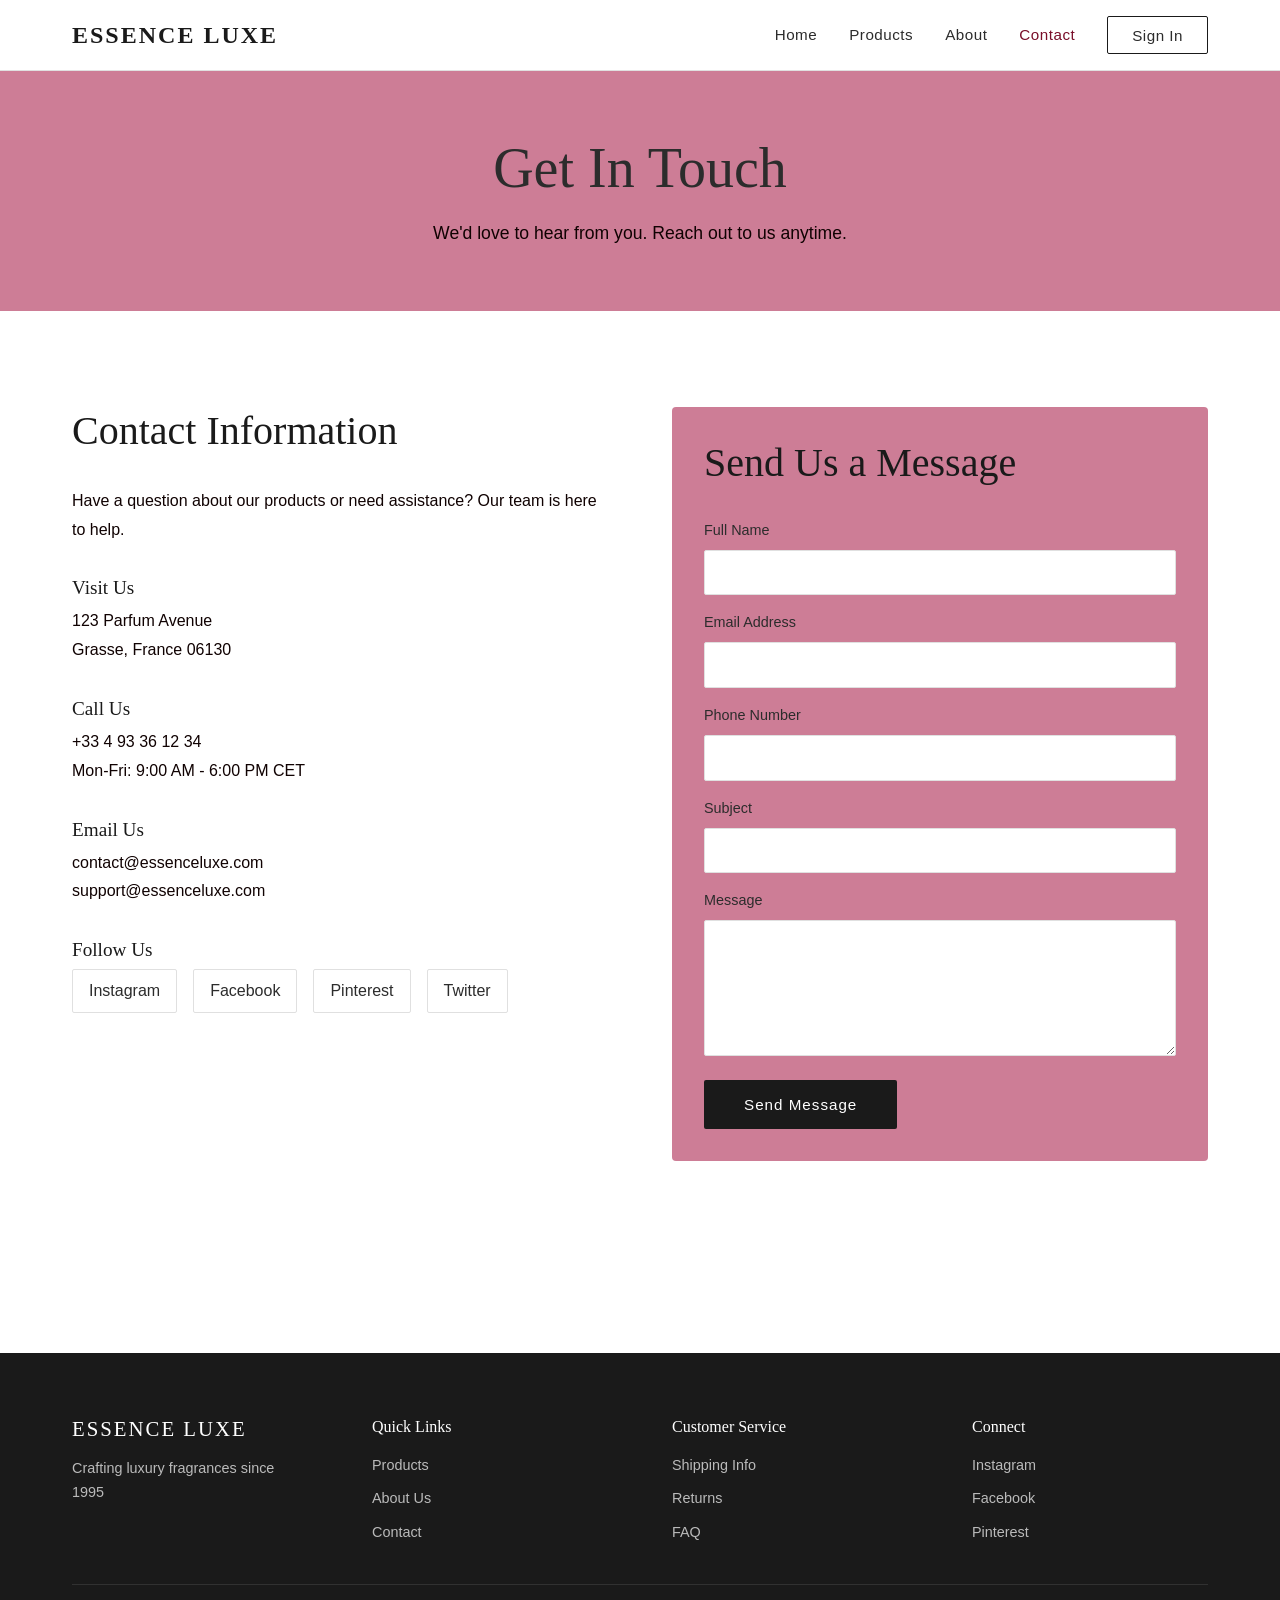
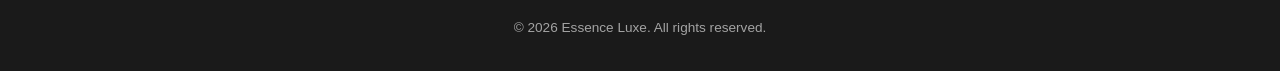
<file: contact.html>
<!DOCTYPE html>
<html lang="en">
<head>
    <meta charset="UTF-8">
    <meta name="viewport" content="width=device-width, initial-scale=1.0">
    <title>Contact - Essence Luxe</title>
    <link rel="stylesheet" href="styles.css">
</head>
<body>
    <!-- Navigation -->
    <nav class="navbar">
        <div class="nav-container">
            <div class="logo">ESSENCE LUXE</div>
            <ul class="nav-menu">
                <li><a href="index.html">Home</a></li>
                <li><a href="products.html">Products</a></li>
                <li><a href="about.html">About</a></li>
                <li><a href="contact.html" class="active">Contact</a></li>
                <li><a href="login.html" class="nav-cta">Sign In</a></li>
            </ul>
        </div>
    </nav>

    <!-- Page Header -->
    <section class="page-header">
        <div class="container">
            <h1>Get In Touch</h1>
            <p>We'd love to hear from you. Reach out to us anytime.</p>
        </div>
    </section>

    <!-- Contact Section -->
    <section class="contact-section">
        <div class="container">
            <div class="contact-grid">
                <div class="contact-info">
                    <h2>Contact Information</h2>
                    <p>Have a question about our products or need assistance? Our team is here to help.</p>
                    
                    <div class="info-item">
                        <h3>Visit Us</h3>
                        <p>123 Parfum Avenue<br>Grasse, France 06130</p>
                    </div>
                    
                    <div class="info-item">
                        <h3>Call Us</h3>
                        <p>+33 4 93 36 12 34<br>Mon-Fri: 9:00 AM - 6:00 PM CET</p>
                    </div>
                    
                    <div class="info-item">
                        <h3>Email Us</h3>
                        <p>contact@essenceluxe.com<br>support@essenceluxe.com</p>
                    </div>

                    <div class="info-item">
                        <h3>Follow Us</h3>
                        <div class="social-links">
                            <a href="#">Instagram</a>
                            <a href="#">Facebook</a>
                            <a href="#">Pinterest</a>
                            <a href="#">Twitter</a>
                        </div>
                    </div>
                </div>

                <div class="contact-form-wrapper">
                    <form class="contact-form">
                        <h2>Send Us a Message</h2>
                        
                        <div class="form-group">
                            <label for="name">Full Name</label>
                            <input type="text" id="name" name="name" required>
                        </div>

                        <div class="form-group">
                            <label for="email">Email Address</label>
                            <input type="email" id="email" name="email" required>
                        </div>

                        <div class="form-group">
                            <label for="phone">Phone Number</label>
                            <input type="tel" id="phone" name="phone">
                        </div>

                        <div class="form-group">
                            <label for="subject">Subject</label>
                            <input type="text" id="subject" name="subject" required>
                        </div>

                        <div class="form-group">
                            <label for="message">Message</label>
                            <textarea id="message" name="message" rows="6" required></textarea>
                        </div>

                        <button type="submit" class="btn btn-primary">Send Message</button>
                    </form>
                </div>
            </div>
        </div>
    </section>

    <!-- Footer -->
    <footer class="footer">
        <div class="container">
            <div class="footer-content">
                <div class="footer-section">
                    <h3 class="footer-logo">ESSENCE LUXE</h3>
                    <p>Crafting luxury fragrances since 1995</p>
                </div>
                <div class="footer-section">
                    <h4>Quick Links</h4>
                    <ul>
                        <li><a href="products.html">Products</a></li>
                        <li><a href="about.html">About Us</a></li>
                        <li><a href="contact.html">Contact</a></li>
                    </ul>
                </div>
                <div class="footer-section">
                    <h4>Customer Service</h4>
                    <ul>
                        <li><a href="#">Shipping Info</a></li>
                        <li><a href="#">Returns</a></li>
                        <li><a href="#">FAQ</a></li>
                    </ul>
                </div>
                <div class="footer-section">
                    <h4>Connect</h4>
                    <ul>
                        <li><a href="#">Instagram</a></li>
                        <li><a href="#">Facebook</a></li>
                        <li><a href="#">Pinterest</a></li>
                    </ul>
                </div>
            </div>
            <div class="footer-bottom">
                <p>&copy; 2026 Essence Luxe. All rights reserved.</p>
            </div>
        </div>
    </footer>
</body>
</html>
</file>
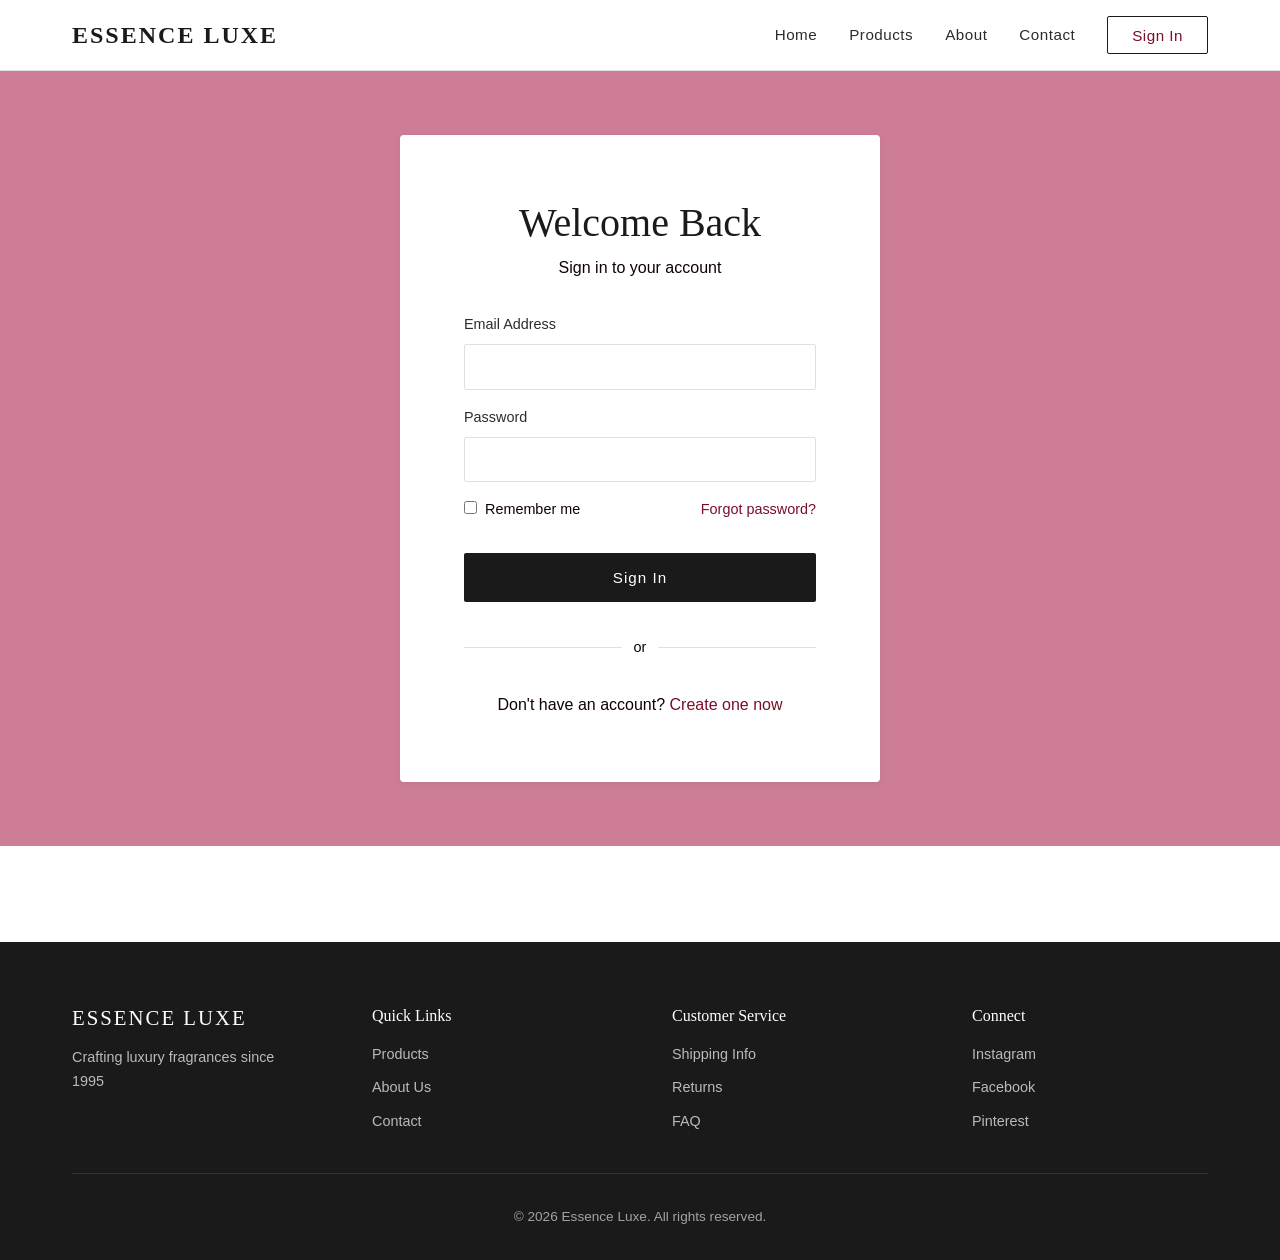
<file: login.html>
<!DOCTYPE html>
<html lang="en">
<head>
    <meta charset="UTF-8">
    <meta name="viewport" content="width=device-width, initial-scale=1.0">
    <title>Sign In - Essence Luxe</title>
    <link rel="stylesheet" href="styles.css">
</head>
<body>
    <!-- Navigation -->
    <nav class="navbar">
        <div class="nav-container">
            <div class="logo">ESSENCE LUXE</div>
            <ul class="nav-menu">
                <li><a href="index.html">Home</a></li>
                <li><a href="products.html">Products</a></li>
                <li><a href="about.html">About</a></li>
                <li><a href="contact.html">Contact</a></li>
                <li><a href="login.html" class="nav-cta active">Sign In</a></li>
            </ul>
        </div>
    </nav>

    <!-- Auth Section -->
    <section class="auth-section">
        <div class="auth-container">
            <div class="auth-box">
                <h1>Welcome Back</h1>
                <p class="auth-subtitle">Sign in to your account</p>

                <form class="auth-form">
                    <div class="form-group">
                        <label for="login-email">Email Address</label>
                        <input type="email" id="login-email" name="email" required>
                    </div>

                    <div class="form-group">
                        <label for="login-password">Password</label>
                        <input type="password" id="login-password" name="password" required>
                    </div>

                    <div class="form-options">
                        <label class="checkbox-label">
                            <input type="checkbox" name="remember">
                            <span>Remember me</span>
                        </label>
                        <a href="#" class="forgot-link">Forgot password?</a>
                    </div>

                    <button type="submit" class="btn btn-primary btn-full">Sign In</button>
                </form>

                <div class="auth-divider">
                    <span>or</span>
                </div>

                <p class="auth-switch">
                    Don't have an account? <a href="signup.html">Create one now</a>
                </p>
            </div>
        </div>
    </section>

    <!-- Footer -->
    <footer class="footer">
        <div class="container">
            <div class="footer-content">
                <div class="footer-section">
                    <h3 class="footer-logo">ESSENCE LUXE</h3>
                    <p>Crafting luxury fragrances since 1995</p>
                </div>
                <div class="footer-section">
                    <h4>Quick Links</h4>
                    <ul>
                        <li><a href="products.html">Products</a></li>
                        <li><a href="about.html">About Us</a></li>
                        <li><a href="contact.html">Contact</a></li>
                    </ul>
                </div>
                <div class="footer-section">
                    <h4>Customer Service</h4>
                    <ul>
                        <li><a href="#">Shipping Info</a></li>
                        <li><a href="#">Returns</a></li>
                        <li><a href="#">FAQ</a></li>
                    </ul>
                </div>
                <div class="footer-section">
                    <h4>Connect</h4>
                    <ul>
                        <li><a href="#">Instagram</a></li>
                        <li><a href="#">Facebook</a></li>
                        <li><a href="#">Pinterest</a></li>
                    </ul>
                </div>
            </div>
            <div class="footer-bottom">
                <p>&copy; 2026 Essence Luxe. All rights reserved.</p>
            </div>
        </div>
    </footer>
</body>
</html>
</file>
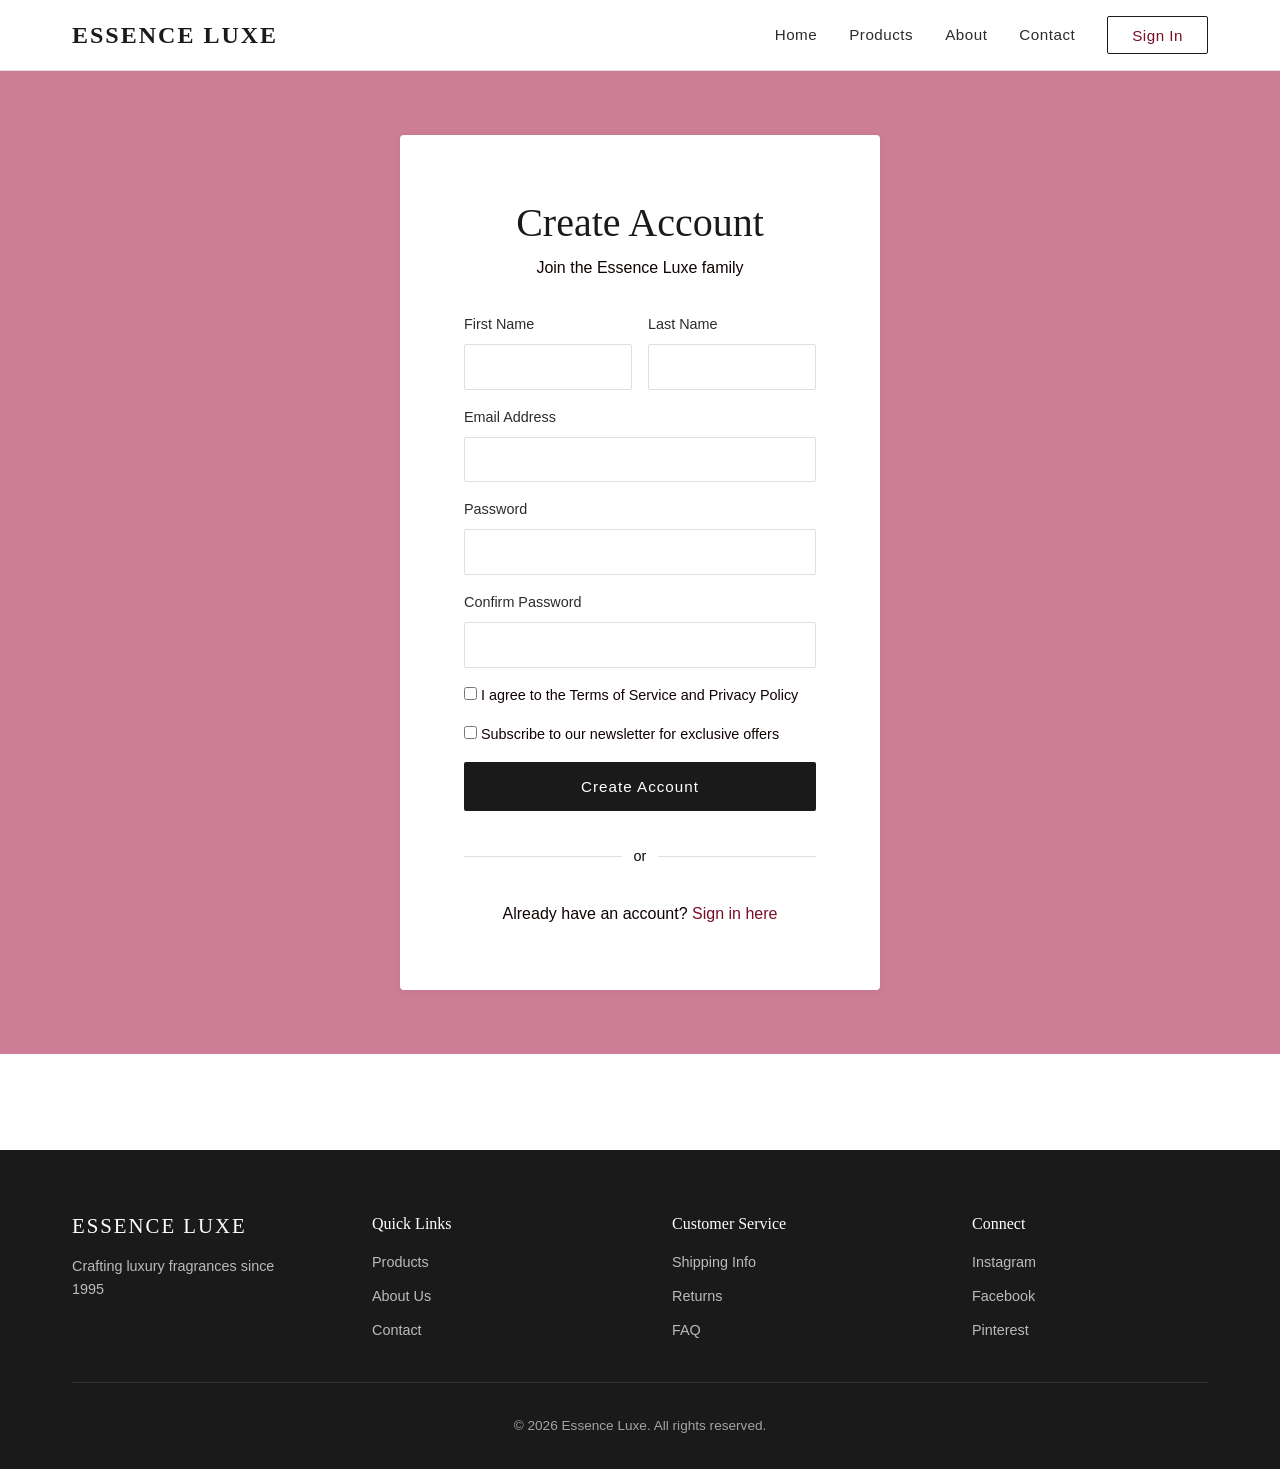
<file: signup.html>
<!DOCTYPE html>
<html lang="en">
<head>
    <meta charset="UTF-8">
    <meta name="viewport" content="width=device-width, initial-scale=1.0">
    <title>Sign Up - Essence Luxe</title>
    <link rel="stylesheet" href="styles.css">
</head>
<body>
    <!-- Navigation -->
    <nav class="navbar">
        <div class="nav-container">
            <div class="logo">ESSENCE LUXE</div>
            <ul class="nav-menu">
                <li><a href="index.html">Home</a></li>
                <li><a href="products.html">Products</a></li>
                <li><a href="about.html">About</a></li>
                <li><a href="contact.html">Contact</a></li>
                <li><a href="login.html" class="nav-cta active">Sign In</a></li>
            </ul>
        </div>
    </nav>

    <!-- Auth Section -->
    <section class="auth-section">
        <div class="auth-container">
            <div class="auth-box">
                <h1>Create Account</h1>
                <p class="auth-subtitle">Join the Essence Luxe family</p>

                <form class="auth-form">
                    <div class="form-row">
                        <div class="form-group">
                            <label for="first-name">First Name</label>
                            <input type="text" id="first-name" name="first-name" required>
                        </div>

                        <div class="form-group">
                            <label for="last-name">Last Name</label>
                            <input type="text" id="last-name" name="last-name" required>
                        </div>
                    </div>

                    <div class="form-group">
                        <label for="signup-email">Email Address</label>
                        <input type="email" id="signup-email" name="email" required>
                    </div>

                    <div class="form-group">
                        <label for="signup-password">Password</label>
                        <input type="password" id="signup-password" name="password" required>
                    </div>

                    <div class="form-group">
                        <label for="confirm-password">Confirm Password</label>
                        <input type="password" id="confirm-password" name="confirm-password" required>
                    </div>

                    <div class="form-group">
                        <label class="checkbox-label">
                            <input type="checkbox" name="terms" required>
                            <span>I agree to the Terms of Service and Privacy Policy</span>
                        </label>
                    </div>

                    <div class="form-group">
                        <label class="checkbox-label">
                            <input type="checkbox" name="newsletter">
                            <span>Subscribe to our newsletter for exclusive offers</span>
                        </label>
                    </div>

                    <button type="submit" class="btn btn-primary btn-full">Create Account</button>
                </form>

                <div class="auth-divider">
                    <span>or</span>
                </div>

                <p class="auth-switch">
                    Already have an account? <a href="login.html">Sign in here</a>
                </p>
            </div>
        </div>
    </section>

    <!-- Footer -->
    <footer class="footer">
        <div class="container">
            <div class="footer-content">
                <div class="footer-section">
                    <h3 class="footer-logo">ESSENCE LUXE</h3>
                    <p>Crafting luxury fragrances since 1995</p>
                </div>
                <div class="footer-section">
                    <h4>Quick Links</h4>
                    <ul>
                        <li><a href="products.html">Products</a></li>
                        <li><a href="about.html">About Us</a></li>
                        <li><a href="contact.html">Contact</a></li>
                    </ul>
                </div>
                <div class="footer-section">
                    <h4>Customer Service</h4>
                    <ul>
                        <li><a href="#">Shipping Info</a></li>
                        <li><a href="#">Returns</a></li>
                        <li><a href="#">FAQ</a></li>
                    </ul>
                </div>
                <div class="footer-section">
                    <h4>Connect</h4>
                    <ul>
                        <li><a href="#">Instagram</a></li>
                        <li><a href="#">Facebook</a></li>
                        <li><a href="#">Pinterest</a></li>
                    </ul>
                </div>
            </div>
            <div class="footer-bottom">
                <p>&copy; 2026 Essence Luxe. All rights reserved.</p>
            </div>
        </div>
    </footer>
</body>
</html>
</file>
<file: styles.css>
* {
    margin: 0;
    padding: 0;
    box-sizing: border-box;
}

:root {
    --color-primary: #1a1a1a;
    --color-secondary: #cd7d96;
    --color-accent: #790e29;
    --color-text: #2c2c2c;
    --color-text-light: #100202;
    --color-white: #ffffff;
    --color-border: #e0e0e0;
    
    --font-primary: 'Georgia', serif;
    --font-secondary: 'Helvetica Neue', Arial, sans-serif;
    
    --spacing-xs: 0.5rem;
    --spacing-sm: 1rem;
    --spacing-md: 2rem;
    --spacing-lg: 4rem;
    --spacing-xl: 6rem;
}

body {
    font-family: var(--font-secondary);
    color: var(--color-text);
    line-height: 1.6;
    background-color: var(--color-white);
}

h1, h2, h3, h4 {
    font-family: var(--font-primary);
    font-weight: 400;
    line-height: 1.2;
}

h1 {
    font-size: 3.5rem;
}

h2 {
    font-size: 2.5rem;
}

h3 {
    font-size: 1.5rem;
}

.container {
    max-width: 1200px;
    margin: 0 auto;
    padding: 0 var(--spacing-md);
}

/* Navigation */
.navbar {
    background-color: var(--color-white);
    border-bottom: 1px solid var(--color-border);
    padding: var(--spacing-sm) 0;
    position: sticky;
    top: 0;
    z-index: 1000;
}


.nav-container {
    max-width: 1200px;
    margin: 0 auto;
    padding: 0 var(--spacing-md);
    display: flex;
    justify-content: space-between;
    align-items: center;
}

.logo {
    font-family: var(--font-primary);
    font-size: 1.5rem;
    font-weight: 600;
    letter-spacing: 2px;
    color: var(--color-primary);
}

.nav-menu {
    display: flex;
    list-style: none;
    gap: var(--spacing-md);
    align-items: center;
}

.nav-menu a {
    text-decoration: none;
    color: var(--color-text);
    font-size: 0.95rem;
    transition: color 0.3s ease;
    letter-spacing: 0.5px;
}

.nav-menu a:hover,
.nav-menu a.active {
    color: var(--color-accent);
}

.nav-cta {
    padding: 0.6rem 1.5rem;
    border: 1px solid var(--color-primary);
    border-radius: 2px;
}

.nav-cta:hover {
    background-color: var(--color-primary);
    color: var(--color-white) !important;
}

/* Hero Section */
.hero {
    display: flex;
    align-items: center;
    gap: var(--spacing-lg);
    padding: var(--spacing-xl) var(--spacing-md);
    max-width: 1200px;
    margin: 0 auto;
    min-height: 80vh;
}

.hero-content {
    flex: 1;
}

.hero-subtitle {
    font-size: 0.9rem;
    letter-spacing: 2px;
    text-transform: uppercase;
    color: var(--color-accent);
    margin-bottom: var(--spacing-sm);
}

.hero-title {
    font-size: 4rem;
    margin-bottom: var(--spacing-md);
    color: var(--color-primary);
}

.hero-description {
    font-size: 1.1rem;
    color: var(--color-text-light);
    margin-bottom: var(--spacing-md);
    max-width: 500px;
    line-height: 1.8;
}

.hero-buttons {
    display: flex;
    gap: var(--spacing-sm);
}

.hero-image {
    flex: 1;
    display: flex;
    justify-content: center;
}

.hero-image img {
    max-width: 100%;
    height: auto;
    border-radius: 4px;
}

/* Buttons */
.btn {
    display: inline-block;
    padding: 1rem 2.5rem;
    text-decoration: none;
    border-radius: 2px;
    font-size: 0.95rem;
    letter-spacing: 1px;
    transition: all 0.3s ease;
    border: none;
    cursor: pointer;
    font-family: var(--font-secondary);
}

.btn-primary {
    background-color: var(--color-primary);
    color: var(--color-white);
}

.btn-primary:hover {
    background-color: var(--color-accent);
}

.btn-secondary {
    background-color: transparent;
    color: var(--color-primary);
    border: 1px solid var(--color-primary);
}

.btn-secondary:hover {
    background-color: var(--color-primary);
    color: var(--color-white);
}

.btn-small {
    padding: 0.7rem 1.5rem;
    font-size: 0.85rem;
}

.btn-full {
    width: 100%;
}

/* Features Section */
.features {
    padding: var(--spacing-xl) var(--spacing-md);
    background-color: var(--color-secondary);
}

.feature-grid {
    display: grid;
    grid-template-columns: repeat(auto-fit, minmax(300px, 1fr));
    gap: var(--spacing-lg);
}

.feature-item {
    text-align: left;
}

.feature-number {
    font-family: var(--font-primary);
    font-size: 3rem;
    color: var(--color-accent);
    margin-bottom: var(--spacing-sm);
}

.feature-item h3 {
    margin-bottom: var(--spacing-sm);
    color: var(--color-primary);
}

.feature-item p {
    color: var(--color-text-light);
    line-height: 1.8;
}

/* Products Section */
.featured-products,
.products-section {
    padding: var(--spacing-xl) var(--spacing-md);
}

.section-title {
    text-align: center;
    margin-bottom: var(--spacing-lg);
    color: var(--color-primary);
}

.product-grid {
    display: grid;
    grid-template-columns: repeat(auto-fit, minmax(220px, 1fr));
    gap: var(--spacing-md);
    margin-bottom: var(--spacing-lg);
}

.product-card {
    text-align: center;
    transition: transform 0.3s ease;
}

.product-card:hover {
    transform: translateY(-5px);
}

.product-image {
    background-color: var(--color-secondary);
    border-radius: 4px;
    overflow: hidden;
    margin-bottom: var(--spacing-sm);
    aspect-ratio: 3/4;
}

.product-image img {
    width: 100%;
    height: 100%;
    object-fit: cover;
}

.product-card h3 {
    margin-bottom: var(--spacing-xs);
    color: var(--color-primary);
}

.product-description {
    color: var(--color-text-light);
    font-size: 0.9rem;
    margin-bottom: var(--spacing-xs);
}

.product-price {
    font-size: 1.2rem;
    color: var(--color-accent);
    margin-bottom: var(--spacing-sm);
    font-weight: 500;
}

.text-center {
    text-align: center;
}

/* Page Header */
.page-header {
    background-color: var(--color-secondary);
    padding: var(--spacing-lg) var(--spacing-md);
    text-align: center;
}

.page-header h1 {
    margin-bottom: var(--spacing-sm);
}

.page-header p {
    color: var(--color-text-light);
    font-size: 1.1rem;
}

/* About Section */
.about-section {
    padding: var(--spacing-xl) var(--spacing-md);
}

.about-grid {
    display: grid;
    grid-template-columns: 1fr 1fr;
    gap: var(--spacing-lg);
    align-items: center;
}

.about-image img {
    width: 100%;
    height: auto;
    border-radius: 4px;
}

.about-content h2 {
    margin-bottom: var(--spacing-md);
    color: var(--color-primary);
}

.about-content p {
    margin-bottom: var(--spacing-sm);
    color: var(--color-text-light);
    line-height: 1.8;
}

/* Values Section */
.values-section {
    padding: var(--spacing-xl) var(--spacing-md);
    background-color: var(--color-secondary);
}

.values-grid {
    display: grid;
    grid-template-columns: repeat(auto-fit, minmax(300px, 1fr));
    gap: var(--spacing-lg);
}

.value-card {
    text-align: center;
    padding: var(--spacing-md);
}

.value-icon {
    margin-bottom: var(--spacing-md);
}

.value-icon img {
    width: 80px;
    height: 80px;
    object-fit: contain;
}

.value-card h3 {
    margin-bottom: var(--spacing-sm);
    color: var(--color-primary);
}

.value-card p {
    color: var(--color-text-light);
    line-height: 1.8;
}

/* Process Section */
.process-section {
    padding: var(--spacing-xl) var(--spacing-md);
}

.process-grid {
    display: grid;
    grid-template-columns: repeat(auto-fit, minmax(250px, 1fr));
    gap: var(--spacing-lg);
}

.process-step {
    text-align: center;
}

.step-number {
    font-family: var(--font-primary);
    font-size: 2rem;
    color: var(--color-accent);
    margin-bottom: var(--spacing-sm);
}

.process-step h3 {
    margin-bottom: var(--spacing-sm);
    color: var(--color-primary);
}

.process-step p {
    color: var(--color-text-light);
    line-height: 1.8;
}

/* Contact Section */
.contact-section {
    padding: var(--spacing-xl) var(--spacing-md);
}

.contact-grid {
    display: grid;
    grid-template-columns: 1fr 1fr;
    gap: var(--spacing-lg);
}

.contact-info h2 {
    margin-bottom: var(--spacing-md);
    color: var(--color-primary);
}

.contact-info > p {
    margin-bottom: var(--spacing-md);
    color: var(--color-text-light);
    line-height: 1.8;
}

.info-item {
    margin-bottom: var(--spacing-md);
}

.info-item h3 {
    margin-bottom: var(--spacing-xs);
    color: var(--color-primary);
    font-size: 1.2rem;
}

.info-item p {
    color: var(--color-text-light);
    line-height: 1.8;
}

.social-links {
    display: flex;
    gap: var(--spacing-sm);
    flex-wrap: wrap;
}

.social-links a {
    color: var(--color-text);
    text-decoration: none;
    padding: 0.5rem 1rem;
    border: 1px solid var(--color-border);
    border-radius: 2px;
    transition: all 0.3s ease;
}

.social-links a:hover {
    background-color: var(--color-primary);
    color: var(--color-white);
    border-color: var(--color-primary);
}

/* Forms */
.contact-form-wrapper {
    background-color: var(--color-secondary);
    padding: var(--spacing-md);
    border-radius: 4px;
}

.contact-form h2 {
    margin-bottom: var(--spacing-md);
    color: var(--color-primary);
}

.form-group {
    margin-bottom: var(--spacing-sm);
}

.form-row {
    display: grid;
    grid-template-columns: 1fr 1fr;
    gap: var(--spacing-sm);
}

.form-group label {
    display: block;
    margin-bottom: var(--spacing-xs);
    color: var(--color-text);
    font-size: 0.9rem;
}

.form-group input,
.form-group textarea {
    width: 100%;
    padding: 0.8rem;
    border: 1px solid var(--color-border);
    border-radius: 2px;
    font-family: var(--font-secondary);
    font-size: 1rem;
    transition: border-color 0.3s ease;
}

.form-group input:focus,
.form-group textarea:focus {
    outline: none;
    border-color: var(--color-accent);
}

.checkbox-label {
    display: flex;
    align-items: flex-start;
    gap: var(--spacing-xs);
    cursor: pointer;
}

.checkbox-label input[type="checkbox"] {
    width: auto;
    margin-top: 0.2rem;
}

.checkbox-label span {
    font-size: 0.9rem;
    color: var(--color-text-light);
}

/* Auth Section */
.auth-section {
    min-height: 80vh;
    display: flex;
    align-items: center;
    justify-content: center;
    padding: var(--spacing-lg) var(--spacing-md);
    background-color: var(--color-secondary);
}

.auth-container {
    width: 100%;
    max-width: 480px;
}

.auth-box {
    background-color: var(--color-white);
    padding: var(--spacing-lg);
    border-radius: 4px;
    box-shadow: 0 2px 10px rgba(0, 0, 0, 0.05);
}

.auth-box h1 {
    font-size: 2.5rem;
    margin-bottom: var(--spacing-xs);
    color: var(--color-primary);
    text-align: center;
}

.auth-subtitle {
    text-align: center;
    color: var(--color-text-light);
    margin-bottom: var(--spacing-md);
}

.auth-form {
    margin-bottom: var(--spacing-md);
}

.form-options {
    display: flex;
    justify-content: space-between;
    align-items: center;
    margin-bottom: var(--spacing-md);
    font-size: 0.9rem;
}

.forgot-link {
    color: var(--color-accent);
    text-decoration: none;
}

.forgot-link:hover {
    text-decoration: underline;
}

.auth-divider {
    text-align: center;
    margin: var(--spacing-md) 0;
    position: relative;
}

.auth-divider::before,
.auth-divider::after {
    content: '';
    position: absolute;
    top: 50%;
    width: 45%;
    height: 1px;
    background-color: var(--color-border);
}

.auth-divider::before {
    left: 0;
}

.auth-divider::after {
    right: 0;
}

.auth-divider span {
    background-color: var(--color-white);
    padding: 0 var(--spacing-sm);
    color: var(--color-text-light);
    font-size: 0.9rem;
}

.auth-switch {
    text-align: center;
    color: var(--color-text-light);
}

.auth-switch a {
    color: var(--color-accent);
    text-decoration: none;
    font-weight: 500;
}

.auth-switch a:hover {
    text-decoration: underline;
}

/* Footer */
.footer {
    background-color: var(--color-primary);
    color: var(--color-white);
    padding: var(--spacing-lg) var(--spacing-md) var(--spacing-md);
    margin-top: var(--spacing-xl);
}

.footer-content {
    display: grid;
    grid-template-columns: repeat(auto-fit, minmax(200px, 1fr));
    gap: var(--spacing-lg);
    margin-bottom: var(--spacing-md);
}

.footer-section h3,
.footer-section h4 {
    margin-bottom: var(--spacing-sm);
    color: var(--color-white);
}

.footer-logo {
    font-family: var(--font-primary);
    letter-spacing: 2px;
    font-size: 1.3rem;
}

.footer-section p {
    color: rgba(255, 255, 255, 0.7);
    font-size: 0.9rem;
}

.footer-section ul {
    list-style: none;
}

.footer-section ul li {
    margin-bottom: var(--spacing-xs);
}

.footer-section ul li a {
    color: rgba(255, 255, 255, 0.7);
    text-decoration: none;
    font-size: 0.9rem;
    transition: color 0.3s ease;
}

.footer-section ul li a:hover {
    color: var(--color-white);
}

.footer-bottom {
    padding-top: var(--spacing-md);
    border-top: 1px solid rgba(255, 255, 255, 0.1);
    text-align: center;
}

.footer-bottom p {
    color: rgba(255, 255, 255, 0.6);
    font-size: 0.85rem;
}

/* Responsive Design */
@media (max-width: 768px) {
    h1 {
        font-size: 2.5rem;
    }

    h2 {
        font-size: 2rem;
    }

    .hero {
        flex-direction: column;
        padding: var(--spacing-lg) var(--spacing-md);
        min-height: auto;
    }

    .hero-title {
        font-size: 2.5rem;
    }

    .hero-buttons {
        flex-direction: column;
    }

    .hero-buttons .btn {
        width: 100%;
        text-align: center;
    }

    .about-grid,
    .contact-grid {
        grid-template-columns: 1fr;
    }

    .nav-menu {
        gap: var(--spacing-sm);
    }

    .nav-menu a {
        font-size: 0.85rem;
    }

    .product-grid {
        grid-template-columns: repeat(auto-fill, minmax(200px, 1fr));
    }

    .form-row {
        grid-template-columns: 1fr;
    }
}

@media (max-width: 480px) {
    .hero-title {
        font-size: 2rem;
    }

    .btn {
        padding: 0.8rem 1.5rem;
    }

    .auth-box {
        padding: var(--spacing-md);
    }
}
</file>
